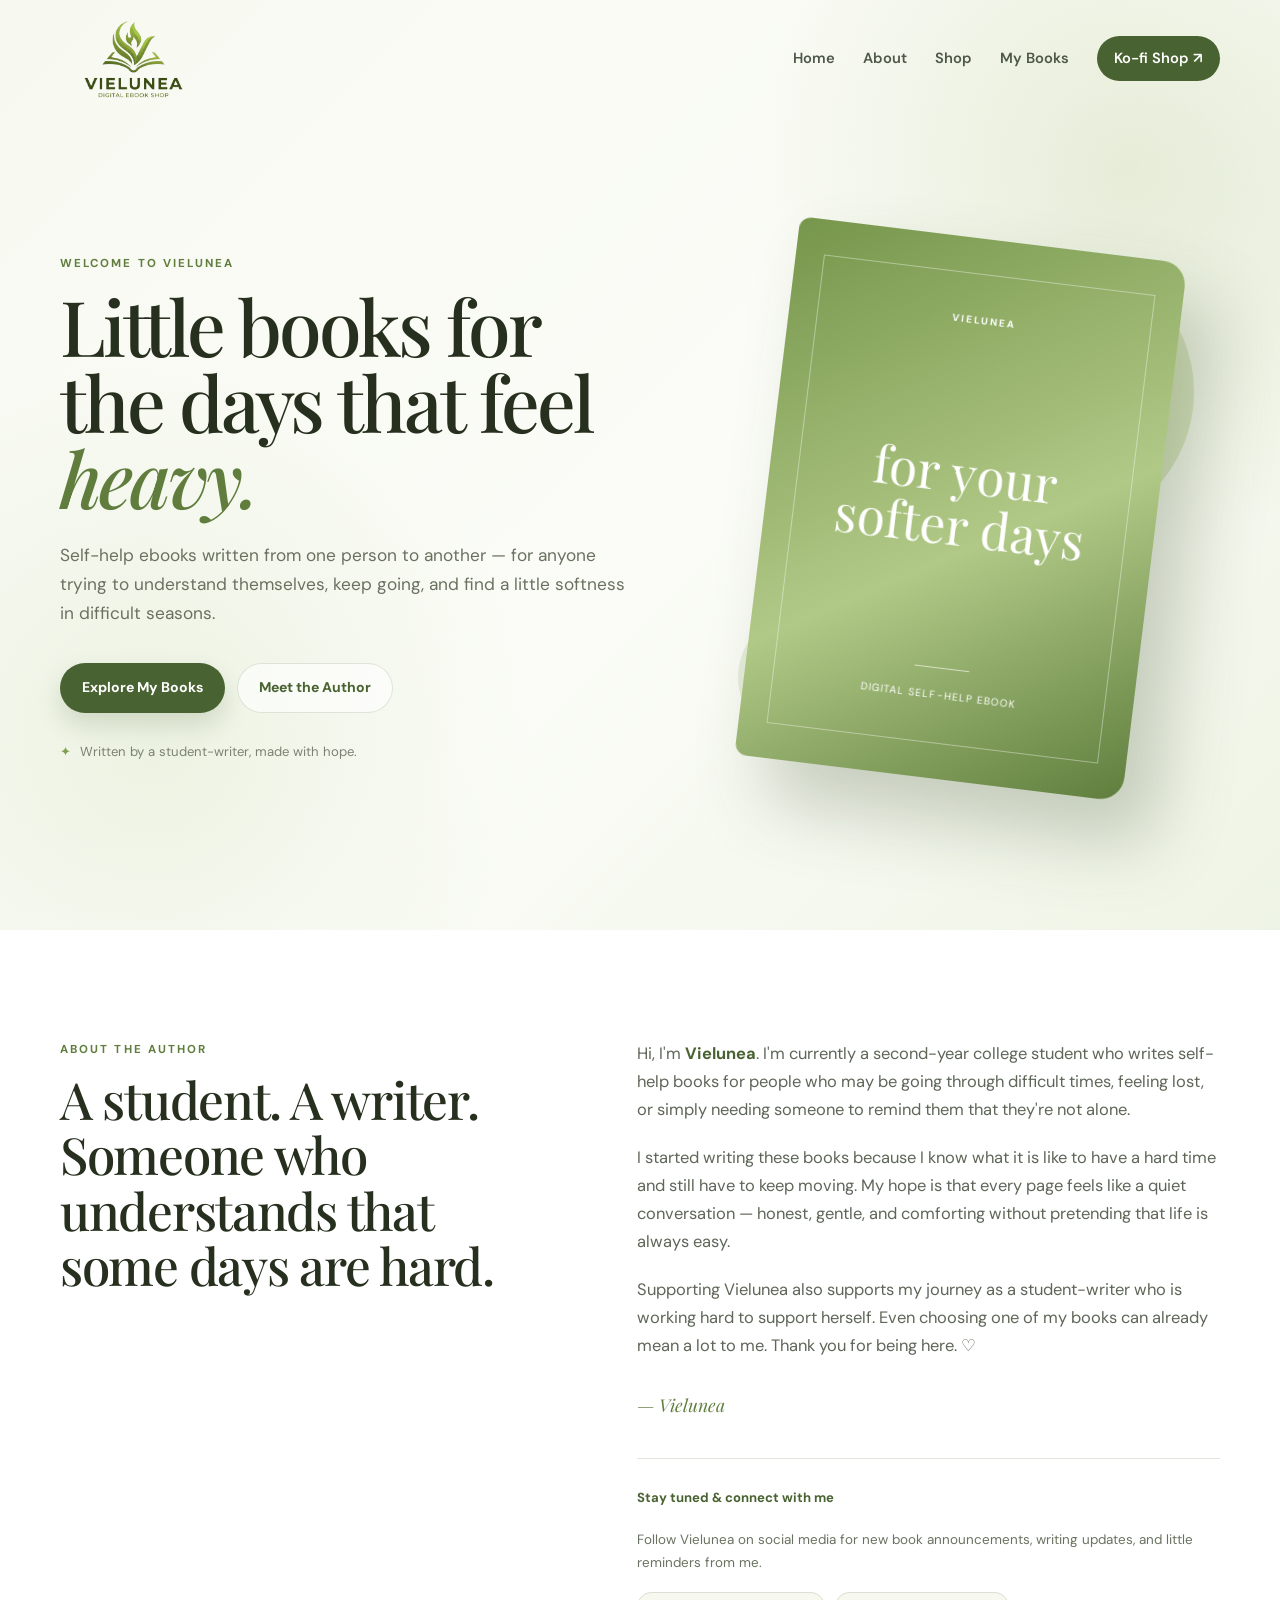
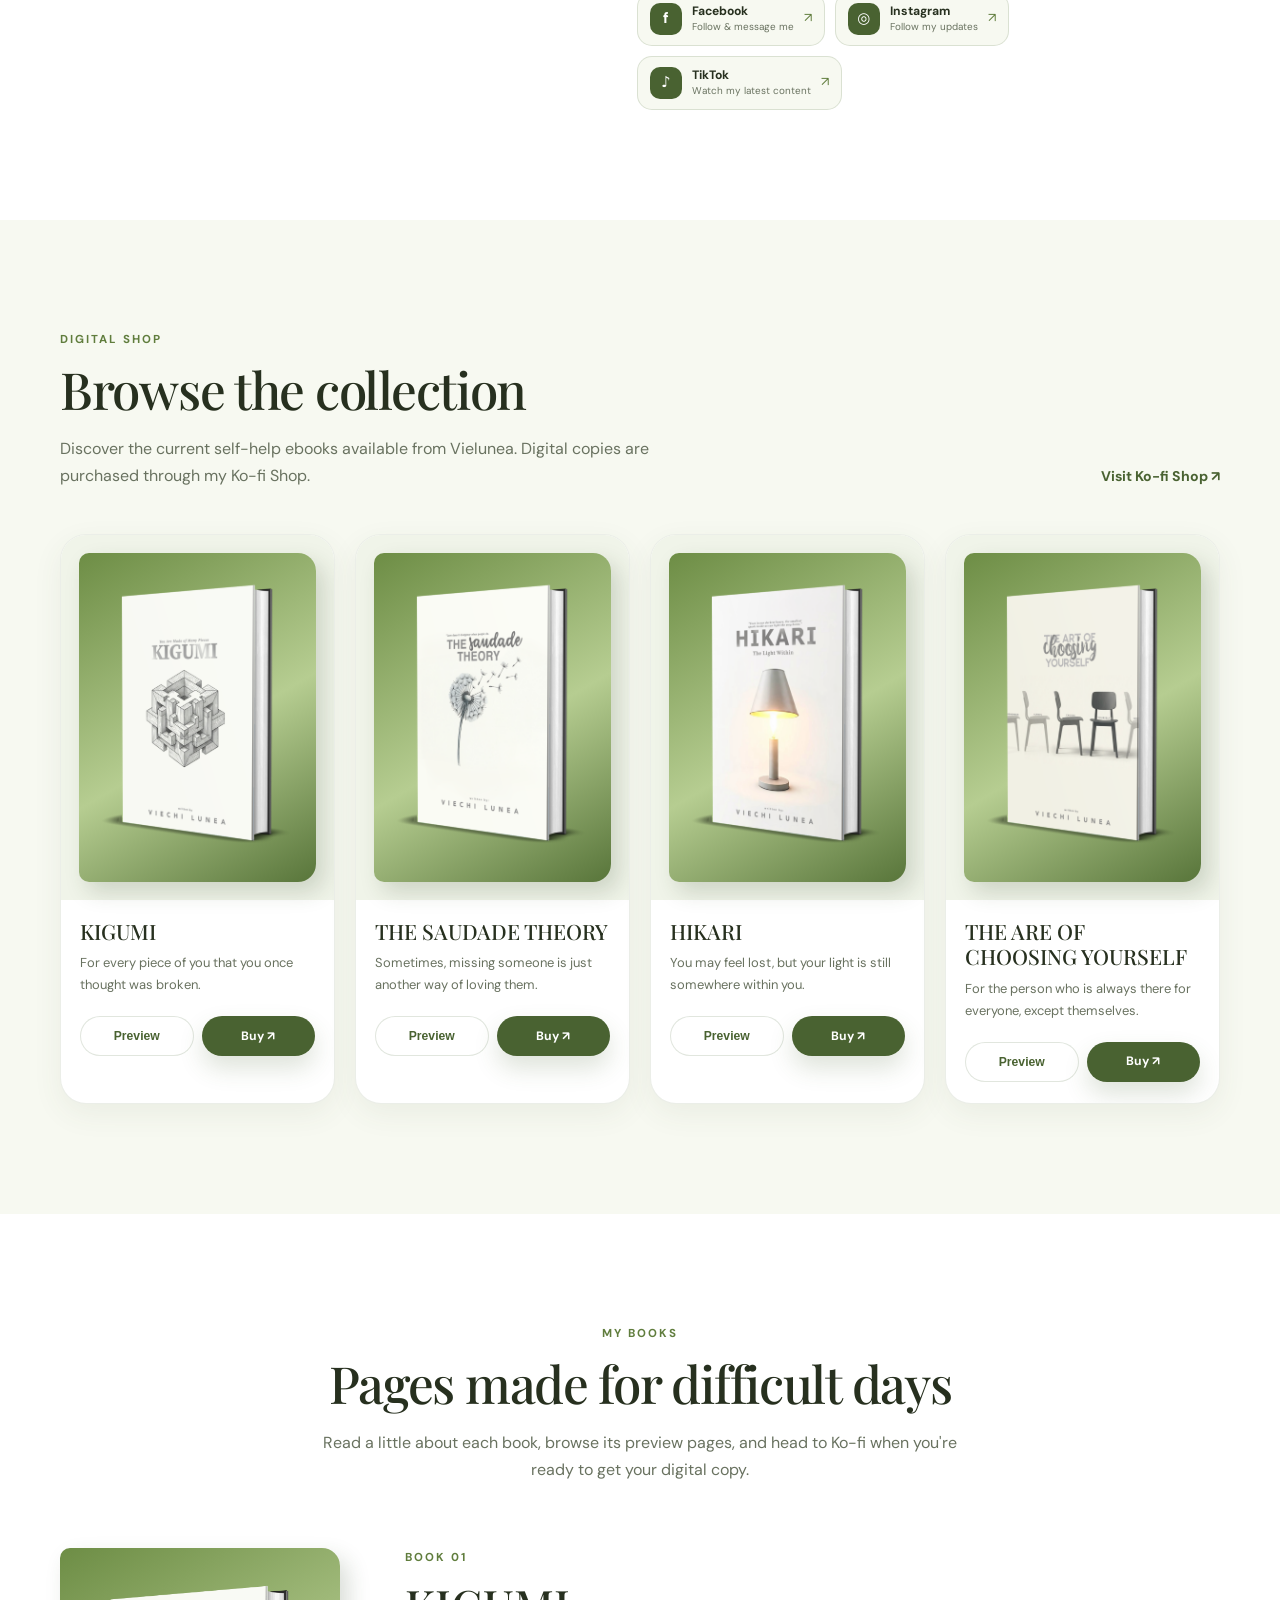
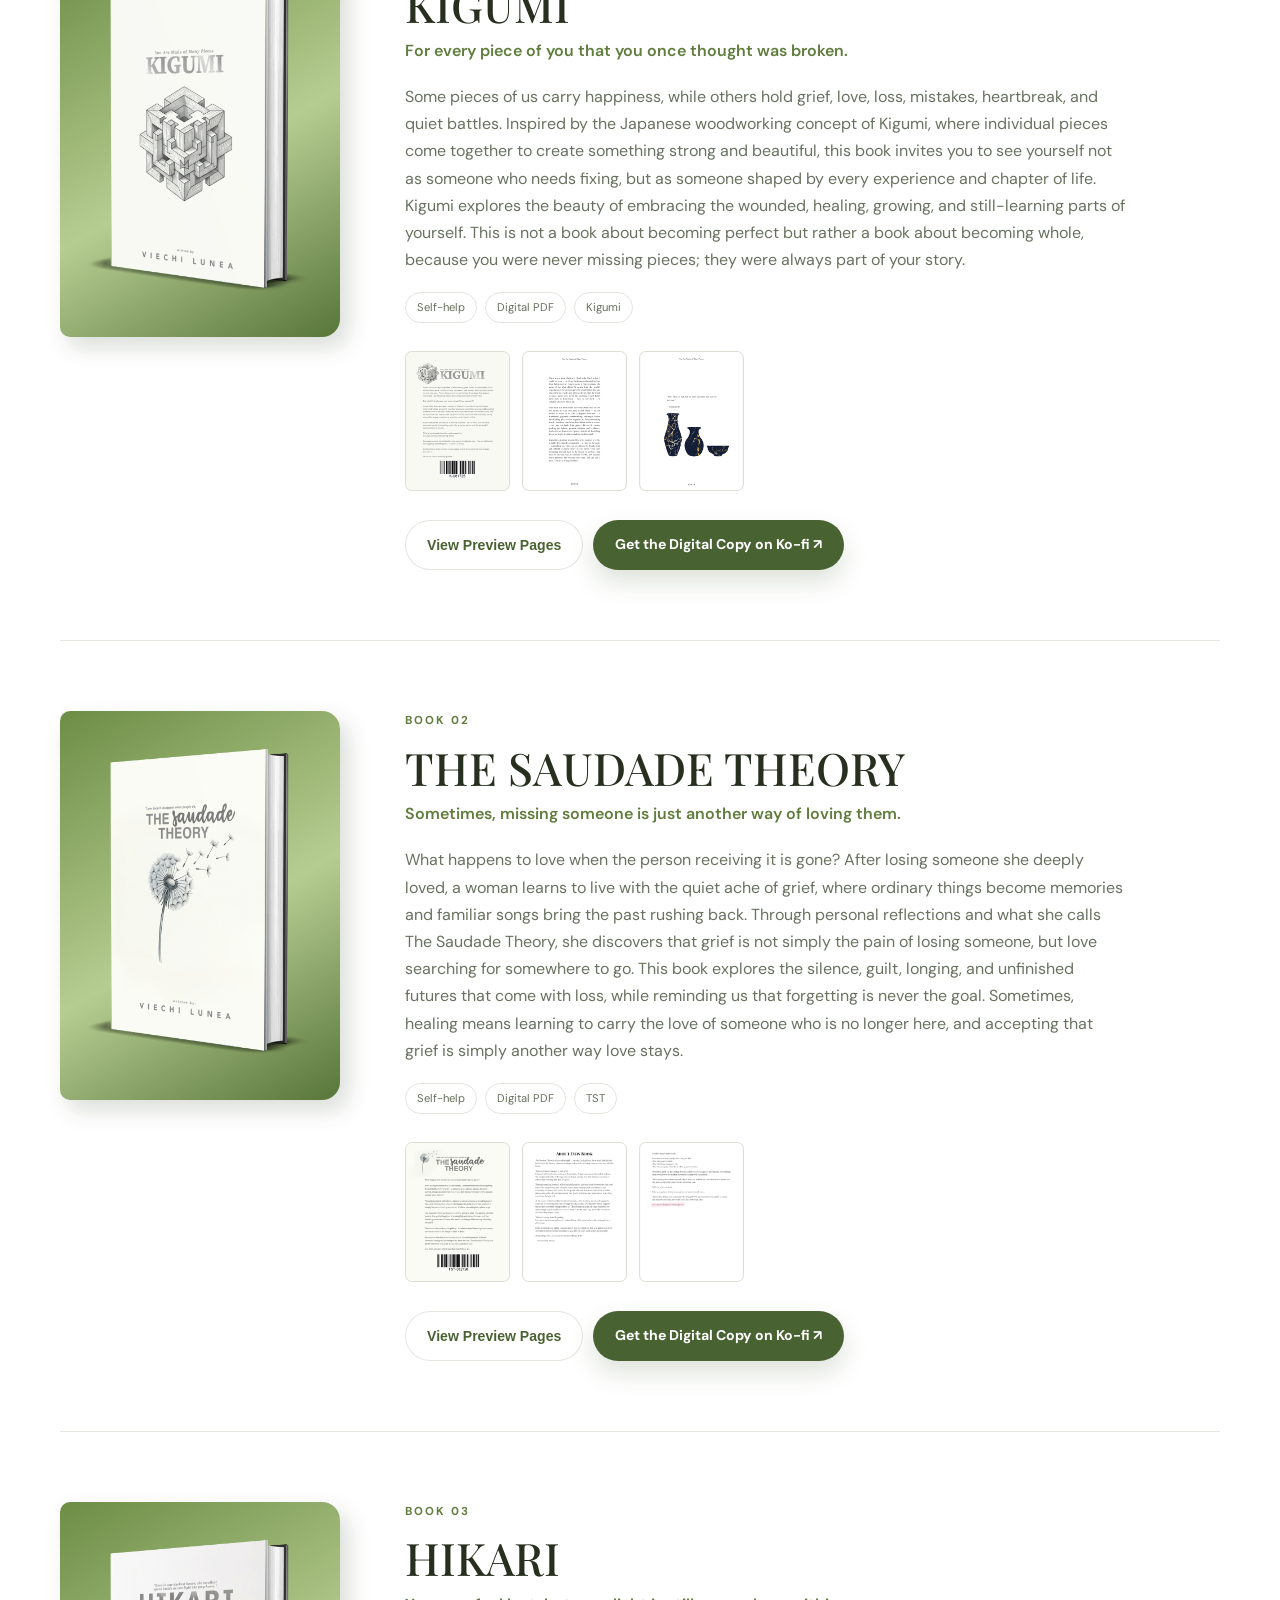
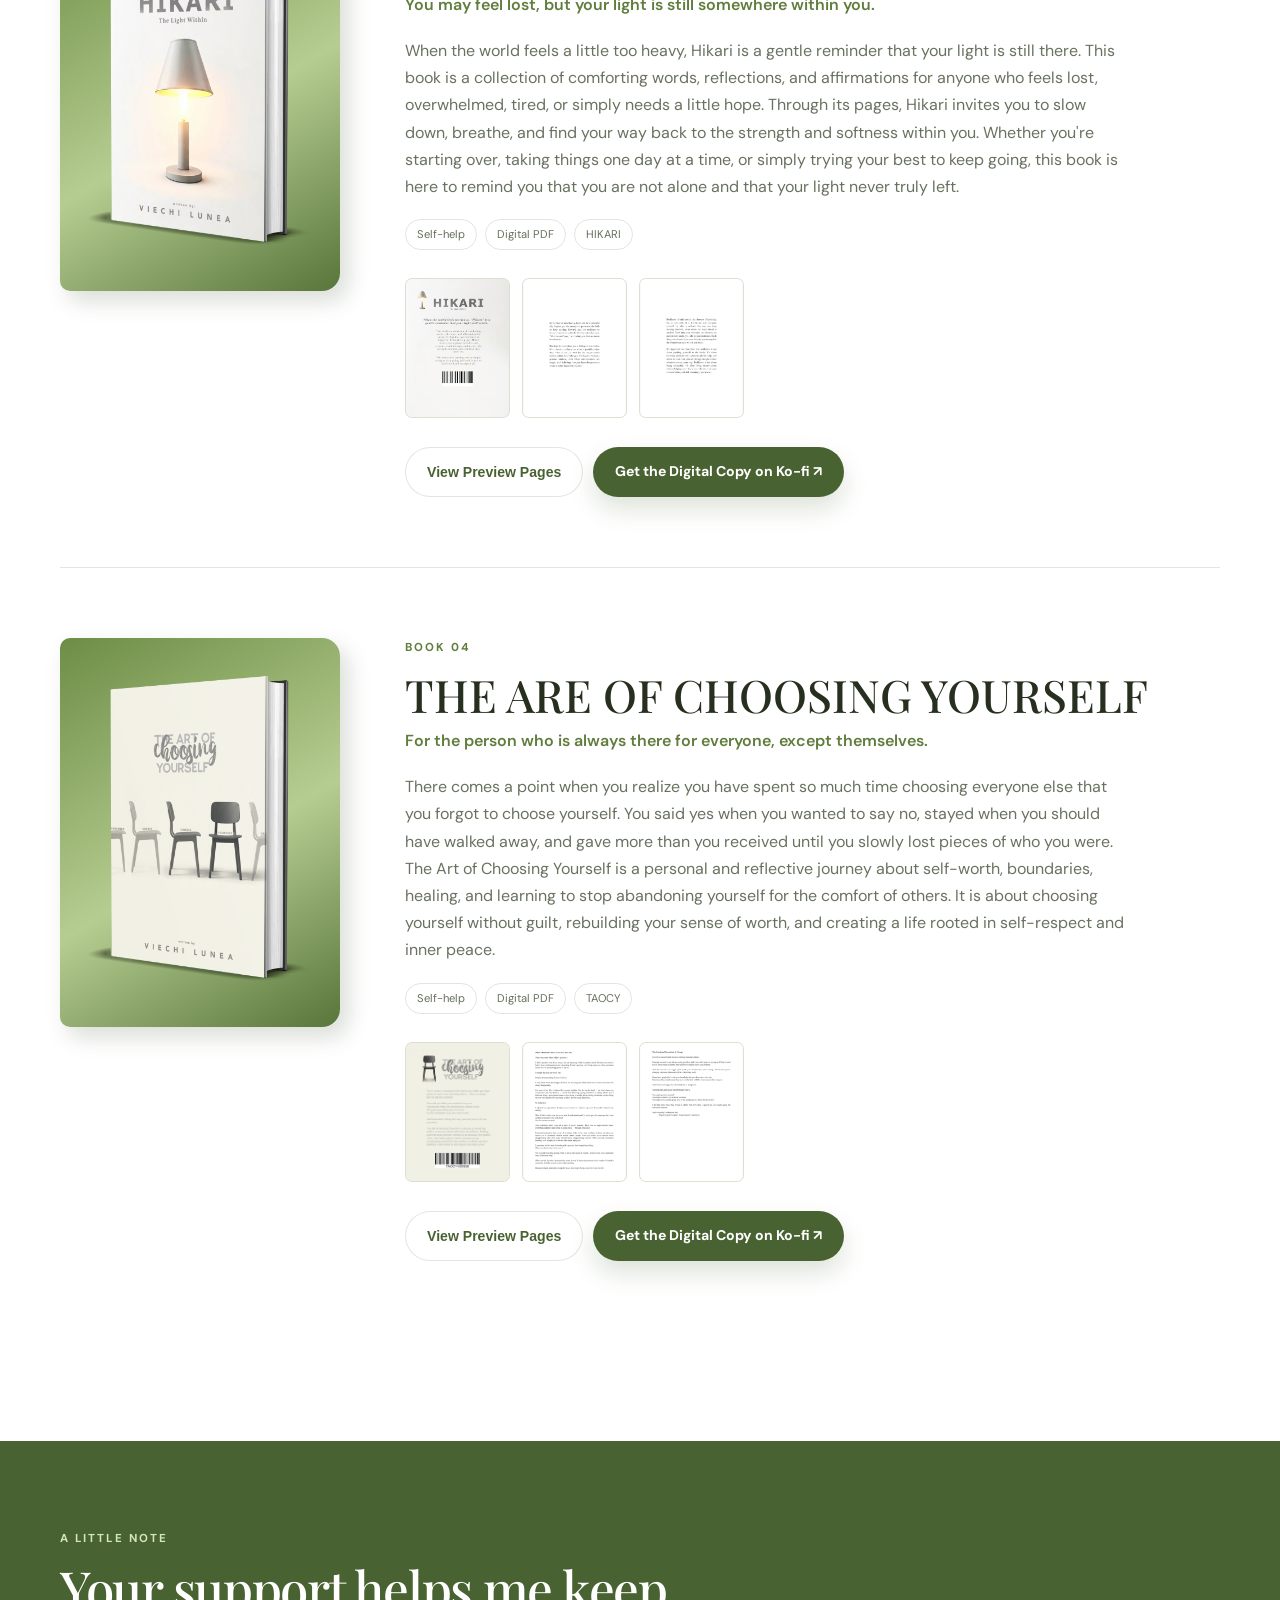
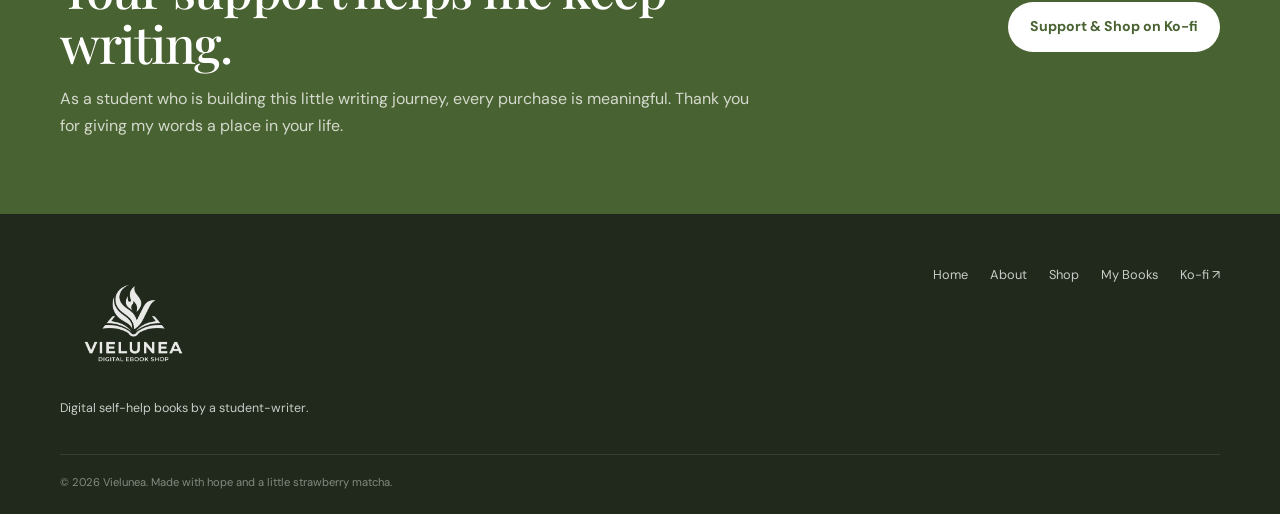
<file: index.html>
<!DOCTYPE html>
<html lang="en">
<head>
    <meta charset="UTF-8">
    <meta name="viewport" content="width=device-width, initial-scale=1.0">
    <meta name="description" content="Vielunea — digital self-help books by a student-writer.">
    <meta name="theme-color" content="#edf3e3">
    <title>Vielunea | Digital Ebook Shop</title>
    <link rel="icon" type="image/png" href="assets/logo.png">
    <link rel="stylesheet" href="style.css">
</head>

<body>
    <header class="site-header" id="home">
        <nav class="navbar container">
            <a class="brand" href="#home" aria-label="Vielunea Home">
                <img src="assets/logo.png" alt="Vielunea Digital Ebook Shop logo">
            </a>

            <button class="menu-toggle" id="menuToggle" aria-label="Open navigation" aria-expanded="false">
                <span></span><span></span><span></span>
            </button>

            <div class="nav-links" id="navLinks">
                <a href="#home">Home</a>
                <a href="#about">About</a>
                <a href="#shop">Shop</a>
                <a href="#my-books">My Books</a>
                <a class="nav-cta" href="https://ko-fi.com/viechilunea/shop" target="_blank" rel="noopener noreferrer">Ko-fi Shop ↗</a>
            </div>
        </nav>

        <div class="hero container">
            <div class="hero-copy">
                <p class="eyebrow">WELCOME TO VIELUNEA</p>
                <h1>Little books for the days that feel <em>heavy.</em></h1>
                <p class="hero-text">
                    Self-help ebooks written from one person to another —
                    for anyone trying to understand themselves, keep going,
                    and find a little softness in difficult seasons.
                </p>

                <div class="hero-actions">
                    <a class="button button-primary" href="#my-books">Explore My Books</a>
                    <a class="button button-ghost" href="#about">Meet the Author</a>
                </div>

                <div class="hero-note">
                    <span class="leaf">✦</span>
                    Written by a student-writer, made with hope.
                </div>
            </div>

            <div class="hero-art" aria-hidden="true">
                <div class="orb orb-one"></div>
                <div class="orb orb-two"></div>
                <div class="hero-card">
                    <div class="mini-book">
                        <span class="mini-label">VIELUNEA</span>
                        <span class="mini-title">for your<br>softer days</span>
                        <span class="mini-line"></span>
                        <span class="mini-author">digital self-help ebook</span>
                    </div>
                </div>
            </div>
        </div>
    </header>

    <main>
        <!-- ABOUT -->
        <section class="section about-section" id="about">
            <div class="container about-grid">
                <div class="section-heading">
                    <p class="eyebrow">ABOUT THE AUTHOR</p>
                    <h2>A student. A writer. Someone who understands that some days are hard.</h2>
                </div>

                <div class="about-copy">
                    <p>
                        Hi, I'm <strong>Vielunea</strong>.
                        I'm currently a second-year college student who writes
                        self-help books for people who may be going through
                        difficult times, feeling lost, or simply needing
                        someone to remind them that they're not alone.
                    </p>

                    <p>
                        I started writing these books because I know what it is
                        like to have a hard time and still have to keep moving.
                        My hope is that every page feels like a quiet conversation —
                        honest, gentle, and comforting without pretending that
                        life is always easy.
                    </p>

                    <p>
                        Supporting Vielunea also supports my journey as a
                        student-writer who is working hard to support herself.
                        Even choosing one of my books can already mean a lot to me.
                        Thank you for being here. ♡
                    </p>

                    <div class="signature">— Vielunea</div>

                    <div class="social-connect">
                        <p class="social-title">Stay tuned & connect with me</p>
                        <p class="social-text">
                            Follow Vielunea on social media for new book announcements,
                            writing updates, and little reminders from me.
                        </p>

                        <div class="social-links">
                            <a class="social-link" href="https://www.facebook.com/share/1BqPq4ExX4/?mibextid=wwXIfr" target="_blank" rel="noopener noreferrer">
                                <span class="social-icon">f</span>
                                <span>
                                    <strong>Facebook</strong>
                                    <small>Follow & message me</small>
                                </span>
                                <span class="social-arrow">↗</span>
                            </a>

                            <a class="social-link" href="https://www.instagram.com/_vielunea?igsh=ZDZnZWVvc3piOWpz&utm_source=qr" target="_blank" rel="noopener noreferrer">
                                <span class="social-icon">◎</span>
                                <span>
                                    <strong>Instagram</strong>
                                    <small>Follow my updates</small>
                                </span>
                                <span class="social-arrow">↗</span>
                            </a>

                            <a class="social-link" href="https://www.tiktok.com/@vielunea20?_r=1&_t=ZS-99KpHWqQW9q" target="_blank" rel="noopener noreferrer">
                                <span class="social-icon">♪</span>
                                <span>
                                    <strong>TikTok</strong>
                                    <small>Watch my latest content</small>
                                </span>
                                <span class="social-arrow">↗</span>
                            </a>
                        </div>
                    </div>
                </div>
            </div>
        </section>

        <!-- SHOP -->
        <section class="section shop-section" id="shop">
            <div class="container">
                <div class="section-top">
                    <div>
                        <p class="eyebrow">DIGITAL SHOP</p>
                        <h2>Browse the collection</h2>
                        <p class="section-intro">
                            Discover the current self-help ebooks available from Vielunea.
                            Digital copies are purchased through my Ko-fi Shop.
                        </p>
                    </div>

                    <a class="text-link" id="mainKofiLink"
                       href="https://ko-fi.com/viechilunea/shop"
                       target="_blank"
                       rel="noopener noreferrer">
                        Visit Ko-fi Shop ↗
                    </a>
                </div>

                <div class="book-grid" id="bookGrid"></div>
            </div>
        </section>

        <!-- MY BOOKS -->
        <section class="section books-section" id="my-books">
            <div class="container">
                <div class="section-heading centered">
                    <p class="eyebrow">MY BOOKS</p>
                    <h2>Pages made for difficult days</h2>
                    <p class="section-intro">
                        Read a little about each book, browse its preview pages,
                        and head to Ko-fi when you're ready to get your digital copy.
                    </p>
                </div>

                <div id="bookDetails"></div>
            </div>
        </section>

        <!-- SUPPORT -->
        <section class="support-section">
            <div class="container support-box">
                <div>
                    <p class="eyebrow">A LITTLE NOTE</p>
                    <h2>Your support helps me keep writing.</h2>
                    <p>
                        As a student who is building this little writing journey,
                        every purchase is meaningful. Thank you for giving my words
                        a place in your life.
                    </p>
                </div>

                <a class="button button-primary" id="supportKofiLink"
                   href="https://ko-fi.com/viechilunea/shop"
                   target="_blank"
                   rel="noopener noreferrer">
                    Support & Shop on Ko-fi
                </a>
            </div>
        </section>
    </main>

    <footer class="footer">
        <div class="container footer-inner">
            <div>
                <img src="assets/logo.png" alt="Vielunea" class="footer-logo">
                <p>Digital self-help books by a student-writer.</p>
            </div>

            <div class="footer-links">
                <a href="#home">Home</a>
                <a href="#about">About</a>
                <a href="#shop">Shop</a>
                <a href="#my-books">My Books</a>
                <a id="footerKofiLink" href="https://ko-fi.com/viechilunea/shop" target="_blank" rel="noopener noreferrer">Ko-fi ↗</a>
            </div>
        </div>

        <div class="container copyright">
            © <span id="year"></span> Vielunea. Made with hope and a little strawberry matcha.
        </div>
    </footer>

    <!-- PREVIEW MODAL -->
    <div class="modal" id="previewModal" aria-hidden="true">
        <div class="modal-backdrop" data-close-modal></div>

        <div class="modal-dialog" role="dialog" aria-modal="true" aria-labelledby="modalTitle">
            <button class="modal-close" id="modalClose" aria-label="Close preview">×</button>

            <div class="modal-header">
                <p class="eyebrow">BOOK PREVIEW</p>
                <h3 id="modalTitle">Book Preview</h3>
                <p id="modalSubtitle"></p>
            </div>

            <div class="preview-viewer">
                <button class="preview-arrow" id="prevPreview" aria-label="Previous preview">‹</button>

                <div class="preview-page" id="previewPage"></div>

                <button class="preview-arrow" id="nextPreview" aria-label="Next preview">›</button>
            </div>

            <div class="preview-controls">
                <span id="previewCounter">1 / 1</span>

                <a class="button button-primary"
                   id="modalBuy"
                   href="https://ko-fi.com/viechilunea/shop"
                   target="_blank"
                   rel="noopener noreferrer">
                    Buy on Ko-fi ↗
                </a>
            </div>
        </div>
    </div>

    <script src="books.js"></script>
    <script src="script.js"></script>
</body>
</html>
</file>
<file: style.css>
@import url('https://fonts.googleapis.com/css2?family=DM+Sans:wght@400;500;600;700&family=Playfair+Display:ital,wght@0,500;0,600;1,500;1,600&display=swap');

:root {
    --matcha-50: #f7f9f1;
    --matcha-100: #edf3e3;
    --matcha-200: #dce8cb;
    --matcha-300: #c8d9ae;
    --matcha-400: #a8bf7d;
    --matcha-500: #7f9f52;
    --matcha-600: #607d3d;
    --matcha-700: #496231;
    --ink: #27301f;
    --muted: #697260;
    --cream: #fffdf8;
    --white: #ffffff;
    --line: rgba(73, 98, 49, 0.16);
    --shadow: 0 22px 55px rgba(61, 82, 40, 0.12);
    --radius: 26px;
}

* {
    box-sizing: border-box;
    margin: 0;
    padding: 0;
}

html {
    scroll-behavior: smooth;
}

body {
    font-family: "DM Sans", system-ui, -apple-system, BlinkMacSystemFont, "Segoe UI", sans-serif;
    background: var(--cream);
    color: var(--ink);
    line-height: 1.7;
}

body.modal-open {
    overflow: hidden;
}

a {
    color: inherit;
    text-decoration: none;
}

button,
a {
    -webkit-tap-highlight-color: transparent;
}

.container {
    width: min(1160px, calc(100% - 40px));
    margin: 0 auto;
}

/* HEADER / HERO */

.site-header {
    min-height: 100vh;
    background:
        radial-gradient(circle at 88% 18%, rgba(168, 191, 125, 0.25), transparent 28%),
        radial-gradient(circle at 12% 80%, rgba(220, 232, 203, 0.45), transparent 28%),
        linear-gradient(135deg, var(--matcha-50), #fbfcf7 55%, #eef4e5);
    position: relative;
    overflow: hidden;
}

.navbar {
    min-height: 88px;
    display: flex;
    align-items: center;
    justify-content: space-between;
    gap: 30px;
}

.brand img {
    display: block;
    width: 145px;
    height: auto;
}

.nav-links {
    display: flex;
    align-items: center;
    gap: 28px;
    font-size: 0.92rem;
    font-weight: 600;
}

.nav-links a {
    color: #4e5848;
    transition: color 0.2s ease, transform 0.2s ease;
}

.nav-links a:hover {
    color: var(--matcha-600);
    transform: translateY(-1px);
}

.nav-links .nav-cta {
    background: var(--matcha-700);
    color: white;
    padding: 10px 17px;
    border-radius: 999px;
}

.nav-links .nav-cta:hover {
    color: white;
    background: var(--matcha-600);
}

.menu-toggle {
    display: none;
    border: 0;
    background: transparent;
    cursor: pointer;
    padding: 8px;
}

.menu-toggle span {
    display: block;
    width: 25px;
    height: 2px;
    background: var(--ink);
    margin: 5px 0;
}

.hero {
    min-height: calc(100vh - 88px);
    display: grid;
    grid-template-columns: 1.05fr 0.95fr;
    align-items: center;
    gap: 70px;
    padding: 60px 0 90px;
}

.eyebrow {
    color: var(--matcha-600);
    letter-spacing: 0.18em;
    font-size: 0.72rem;
    font-weight: 700;
    text-transform: uppercase;
    margin-bottom: 13px;
}

.hero h1 {
    max-width: 720px;
    font-family: "Playfair Display", Georgia, serif;
    font-size: clamp(3.1rem, 6vw, 5.8rem);
    line-height: 0.99;
    letter-spacing: -0.04em;
    font-weight: 500;
}

.hero h1 em {
    color: var(--matcha-600);
    font-weight: 500;
}

.hero-text {
    max-width: 620px;
    margin-top: 26px;
    color: var(--muted);
    font-size: 1.08rem;
}

.hero-actions {
    display: flex;
    flex-wrap: wrap;
    gap: 12px;
    margin-top: 34px;
}

.button {
    display: inline-flex;
    align-items: center;
    justify-content: center;
    min-height: 48px;
    padding: 12px 21px;
    border-radius: 999px;
    border: 1px solid transparent;
    font-size: 0.88rem;
    font-weight: 700;
    cursor: pointer;
    transition: transform 0.2s ease, box-shadow 0.2s ease, background 0.2s ease;
}

.button:hover {
    transform: translateY(-2px);
}

.button-primary {
    background: var(--matcha-700);
    color: white;
    box-shadow: 0 12px 25px rgba(73, 98, 49, 0.18);
}

.button-primary:hover {
    background: var(--matcha-600);
}

.button-ghost {
    background: rgba(255,255,255,0.62);
    border-color: var(--line);
    color: var(--matcha-700);
}

.hero-note {
    margin-top: 28px;
    color: #7a8273;
    font-size: 0.82rem;
    display: flex;
    align-items: center;
    gap: 9px;
}

.leaf {
    color: var(--matcha-500);
}

.hero-art {
    min-height: 570px;
    position: relative;
    display: grid;
    place-items: center;
}

.hero-card {
    width: min(390px, 76%);
    aspect-ratio: 0.72;
    border-radius: 12px 24px 24px 12px;
    background: linear-gradient(150deg, #76964b, #b1c987 56%, #5f7e3d);
    transform: rotate(7deg);
    box-shadow: 35px 40px 70px rgba(57, 76, 39, 0.25);
    position: relative;
    z-index: 2;
}

.mini-book {
    position: absolute;
    inset: 35px 28px;
    border: 1px solid rgba(255,255,255,0.38);
    padding: 38px 25px;
    color: white;
    display: flex;
    flex-direction: column;
    align-items: center;
    text-align: center;
}

.mini-label {
    font-size: 0.62rem;
    letter-spacing: 0.2em;
    font-weight: 700;
}

.mini-title {
    margin-top: auto;
    margin-bottom: auto;
    font-family: "Playfair Display", Georgia, serif;
    font-size: clamp(2rem, 4vw, 3.4rem);
    line-height: 1.04;
}

.mini-line {
    width: 55px;
    height: 1px;
    background: rgba(255,255,255,0.6);
}

.mini-author {
    font-size: 0.65rem;
    letter-spacing: 0.1em;
    text-transform: uppercase;
    margin-top: 18px;
}

.orb {
    position: absolute;
    border-radius: 50%;
}

.orb-one {
    width: 280px;
    height: 280px;
    background: rgba(201, 219, 170, 0.65);
    top: 5%;
    right: 5%;
}

.orb-two {
    width: 130px;
    height: 130px;
    background: rgba(127, 159, 82, 0.16);
    bottom: 9%;
    left: 7%;
}

/* GENERAL SECTIONS */

.section {
    padding: 110px 0;
}

.section-heading h2,
.section-top h2,
.support-box h2 {
    font-family: "Playfair Display", Georgia, serif;
    font-size: clamp(2.35rem, 4vw, 4rem);
    line-height: 1.08;
    letter-spacing: -0.025em;
    font-weight: 500;
}

.section-intro {
    max-width: 650px;
    margin-top: 17px;
    color: var(--muted);
}

.centered {
    text-align: center;
}

.centered .section-intro {
    margin-left: auto;
    margin-right: auto;
}

/* ABOUT */

.about-section {
    background: var(--white);
}

.about-grid {
    display: grid;
    grid-template-columns: 0.9fr 1.1fr;
    gap: 100px;
    align-items: start;
}

.about-copy {
    font-size: 1.03rem;
    color: #5e6658;
}

.about-copy p + p {
    margin-top: 20px;
}

.about-copy strong {
    color: var(--matcha-700);
}

.signature {
    margin-top: 30px;
    font-family: "Playfair Display", Georgia, serif;
    font-style: italic;
    color: var(--matcha-600);
    font-size: 1.1rem;
}

.social-connect {
    margin-top: 38px;
    padding-top: 28px;
    border-top: 1px solid var(--line);
}

.social-title {
    color: var(--matcha-700);
    font-size: 0.82rem;
    font-weight: 700;
}

.social-text {
    font-size: 0.84rem;
    color: var(--muted);
    max-width: 560px;
}

.social-links {
    display: flex;
    flex-wrap: wrap;
    gap: 10px;
    margin-top: 17px;
}

.social-link {
    display: flex;
    align-items: center;
    gap: 10px;
    min-width: 165px;
    padding: 10px 12px;
    background: var(--matcha-50);
    border: 1px solid var(--line);
    border-radius: 15px;
    transition: transform 0.2s ease, background 0.2s ease;
}

.social-link:hover {
    transform: translateY(-3px);
    background: var(--matcha-100);
}

.social-icon {
    width: 32px;
    height: 32px;
    display: grid;
    place-items: center;
    flex-shrink: 0;
    border-radius: 10px;
    background: var(--matcha-700);
    color: white;
    font-weight: 700;
    font-size: 0.95rem;
}

.social-link strong,
.social-link small {
    display: block;
}

.social-link strong {
    color: var(--ink);
    font-size: 0.76rem;
    line-height: 1.2;
}

.social-link small {
    color: var(--muted);
    font-size: 0.62rem;
    line-height: 1.25;
    margin-top: 2px;
}

.social-arrow {
    margin-left: auto;
    color: var(--matcha-600);
    font-size: 0.82rem;
}

/* SHOP */

.shop-section {
    background: var(--matcha-50);
}

.section-top {
    display: flex;
    justify-content: space-between;
    align-items: end;
    gap: 30px;
    margin-bottom: 45px;
}

.text-link {
    color: var(--matcha-700);
    font-weight: 700;
    font-size: 0.88rem;
    white-space: nowrap;
}

.text-link:hover {
    text-decoration: underline;
}

.book-grid {
    display: grid;
    grid-template-columns: repeat(4, 1fr);
    gap: 20px;
}

.book-card {
    background: white;
    border: 1px solid rgba(73, 98, 49, 0.11);
    border-radius: var(--radius);
    overflow: hidden;
    box-shadow: 0 10px 30px rgba(70, 90, 52, 0.07);
    transition: transform 0.25s ease, box-shadow 0.25s ease;
}

.book-card:hover {
    transform: translateY(-7px);
    box-shadow: var(--shadow);
}

.cover-wrap {
    padding: 18px;
    background: #f0f4e9;
}

.book-cover {
    width: 100%;
    aspect-ratio: 0.72;
    border-radius: 10px 18px 18px 10px;
    background: linear-gradient(150deg, #6d8d45, #b6cd91 55%, #58753a);
    color: white;
    position: relative;
    overflow: hidden;
    box-shadow: 8px 10px 22px rgba(47, 64, 33, 0.18);
}

.book-cover.has-image {
    background: #e9efdf;
}

.book-cover-image {
    width: 100%;
    height: 100%;
    display: block;
    object-fit: cover;
}

.book-cover-fallback {
    position: absolute;
    inset: 0;
    padding: 22px;
    display: flex;
    flex-direction: column;
    color: white;
}

.cover-brand {
    font-size: 0.53rem;
    letter-spacing: 0.2em;
    font-weight: 700;
}

.cover-title {
    margin: auto 0;
    font-family: "Playfair Display", Georgia, serif;
    font-size: clamp(1.25rem, 2.2vw, 1.7rem);
    line-height: 1.05;
    max-width: 90%;
}

.cover-subtitle {
    font-size: 0.58rem;
    line-height: 1.4;
    opacity: 0.9;
    max-width: 90%;
}

.cover-author {
    margin-top: 16px;
    padding-top: 12px;
    border-top: 1px solid rgba(255,255,255,0.45);
    font-size: 0.54rem;
    text-transform: uppercase;
    letter-spacing: 0.08em;
}

.book-card-content {
    padding: 19px 19px 21px;
}

.book-card-content h3 {
    font-family: "Playfair Display", Georgia, serif;
    font-size: 1.32rem;
    line-height: 1.2;
    font-weight: 500;
}

.book-card-content p {
    color: var(--muted);
    font-size: 0.81rem;
    margin-top: 8px;
    min-height: 48px;
}

.card-actions {
    display: flex;
    gap: 8px;
    margin-top: 16px;
}

.card-actions .button {
    min-height: 40px;
    padding: 8px 12px;
    font-size: 0.76rem;
    flex: 1;
}

/* MY BOOKS */

.books-section {
    background: var(--white);
}

.book-detail {
    display: grid;
    grid-template-columns: 280px 1fr;
    gap: 65px;
    padding: 70px 0;
    border-bottom: 1px solid var(--line);
}

.book-detail:first-child {
    padding-top: 65px;
}

.book-detail:last-child {
    border-bottom: 0;
}

.detail-cover .book-cover {
    position: sticky;
    top: 30px;
}

.detail-info h3 {
    font-family: "Playfair Display", Georgia, serif;
    font-size: clamp(2rem, 3.5vw, 3.1rem);
    line-height: 1.08;
    font-weight: 500;
}

.detail-subtitle {
    color: var(--matcha-600);
    margin-top: 8px;
    font-weight: 600;
}

.detail-description {
    color: var(--muted);
    max-width: 720px;
    margin-top: 19px;
}

.detail-meta {
    display: flex;
    flex-wrap: wrap;
    gap: 8px;
    margin-top: 19px;
}

.meta-pill {
    border: 1px solid var(--line);
    border-radius: 999px;
    padding: 5px 11px;
    color: #66705d;
    font-size: 0.7rem;
}

.preview-strip {
    display: flex;
    gap: 12px;
    margin-top: 28px;
    overflow-x: auto;
    padding-bottom: 5px;
}

.preview-thumb {
    min-width: 105px;
    height: 140px;
    border: 1px solid var(--line);
    background: var(--matcha-50);
    border-radius: 7px;
    padding: 0;
    cursor: pointer;
    overflow: hidden;
    position: relative;
    transition: transform 0.2s ease, border-color 0.2s ease;
}

.preview-thumb:hover {
    transform: translateY(-3px);
    border-color: var(--matcha-400);
}

.preview-thumb img {
    width: 100%;
    height: 100%;
    display: block;
    object-fit: cover;
}

.preview-thumb-placeholder {
    width: 100%;
    height: 100%;
    padding: 13px 11px;
    display: flex;
    flex-direction: column;
    justify-content: center;
    text-align: left;
    background: linear-gradient(145deg, #fbfcf7, #e7efdc);
}

.preview-thumb-placeholder span {
    display: block;
    font-size: 0.55rem;
    color: var(--matcha-600);
    font-weight: 700;
    text-transform: uppercase;
    letter-spacing: 0.08em;
}

.preview-thumb-placeholder strong {
    display: block;
    margin-top: 20px;
    font-family: "Playfair Display", Georgia, serif;
    font-size: 0.8rem;
    line-height: 1.2;
}

.detail-actions {
    display: flex;
    flex-wrap: wrap;
    gap: 10px;
    margin-top: 24px;
}

/* SUPPORT */

.support-section {
    padding: 75px 0;
    background: var(--matcha-700);
    color: white;
}

.support-box {
    display: flex;
    align-items: center;
    justify-content: space-between;
    gap: 50px;
}

.support-box .eyebrow {
    color: #d6e6bc;
}

.support-box h2 {
    max-width: 620px;
}

.support-box p {
    max-width: 700px;
    margin-top: 13px;
    color: rgba(255,255,255,0.76);
}

.support-box .button-primary {
    background: white;
    color: var(--matcha-700);
    box-shadow: none;
    flex-shrink: 0;
}

.support-box .button-primary:hover {
    background: var(--matcha-50);
}

/* FOOTER */

.footer {
    background: #20291b;
    color: rgba(255,255,255,0.76);
    padding: 50px 0 22px;
}

.footer-inner {
    display: flex;
    justify-content: space-between;
    gap: 30px;
}

.footer-logo {
    width: 145px;
    height: auto;
    filter: brightness(0) invert(1);
    opacity: 0.9;
}

.footer-inner p {
    font-size: 0.78rem;
    margin-top: 8px;
}

.footer-links {
    display: flex;
    flex-wrap: wrap;
    align-content: start;
    gap: 10px 22px;
    font-size: 0.8rem;
}

.footer-links a:hover {
    color: white;
}

.copyright {
    border-top: 1px solid rgba(255,255,255,0.1);
    margin-top: 35px;
    padding-top: 18px;
    font-size: 0.7rem;
    color: rgba(255,255,255,0.45);
}

/* MODAL */

.modal {
    position: fixed;
    inset: 0;
    z-index: 1000;
    display: none;
    place-items: center;
    padding: 20px;
}

.modal.is-open {
    display: grid;
}

.modal-backdrop {
    position: absolute;
    inset: 0;
    background: rgba(27, 34, 22, 0.68);
    backdrop-filter: blur(7px);
}

.modal-dialog {
    position: relative;
    z-index: 2;
    width: min(850px, 100%);
    max-height: min(900px, calc(100vh - 40px));
    overflow: auto;
    background: var(--cream);
    border-radius: 26px;
    padding: 32px;
    box-shadow: 0 30px 90px rgba(0,0,0,0.28);
}

.modal-close {
    position: absolute;
    top: 15px;
    right: 17px;
    width: 40px;
    height: 40px;
    border: 0;
    border-radius: 50%;
    background: var(--matcha-100);
    color: var(--matcha-700);
    font-size: 1.7rem;
    line-height: 1;
    cursor: pointer;
}

.modal-header {
    padding-right: 45px;
}

.modal-header h3 {
    font-family: "Playfair Display", Georgia, serif;
    font-size: 2rem;
    font-weight: 500;
    line-height: 1.1;
}

.modal-header p:last-child {
    color: var(--muted);
    font-size: 0.84rem;
    margin-top: 4px;
}

.preview-viewer {
    margin-top: 25px;
    display: grid;
    grid-template-columns: 42px 1fr 42px;
    gap: 12px;
    align-items: center;
}

.preview-page {
    min-height: 560px;
    background: white;
    border: 1px solid var(--line);
    box-shadow: 0 12px 30px rgba(57, 76, 39, 0.09);
    display: grid;
    place-items: center;
    overflow: hidden;
}

.preview-page img {
    width: 100%;
    height: 100%;
    min-height: 560px;
    display: block;
    object-fit: contain;
    background: white;
}

.preview-page-fallback {
    width: 100%;
    min-height: 560px;
    padding: 45px clamp(25px, 7vw, 65px);
    display: flex;
    flex-direction: column;
    justify-content: center;
    text-align: left;
}

.preview-page-fallback .page-number {
    color: var(--matcha-500);
    font-size: 0.68rem;
    letter-spacing: 0.1em;
    text-transform: uppercase;
    font-weight: 700;
}

.preview-page-fallback h4 {
    font-family: "Playfair Display", Georgia, serif;
    font-size: clamp(1.7rem, 4vw, 2.6rem);
    line-height: 1.08;
    font-weight: 500;
    margin: 13px 0 18px;
}

.preview-page-fallback p {
    color: #697260;
    font-size: 0.9rem;
}

.preview-page-fallback .page-rule {
    width: 50px;
    height: 2px;
    background: var(--matcha-400);
    margin-bottom: 10px;
}

.preview-arrow {
    width: 42px;
    height: 42px;
    border: 1px solid var(--line);
    border-radius: 50%;
    background: white;
    color: var(--matcha-700);
    font-size: 1.6rem;
    cursor: pointer;
}

.preview-arrow:hover {
    background: var(--matcha-100);
}

.preview-controls {
    display: flex;
    align-items: center;
    justify-content: space-between;
    gap: 15px;
    margin-top: 18px;
}

#previewCounter {
    font-size: 0.75rem;
    color: var(--muted);
}

/* RESPONSIVE */

@media (max-width: 1000px) {
    .book-grid {
        grid-template-columns: repeat(2, 1fr);
    }

    .hero {
        grid-template-columns: 1fr 0.8fr;
        gap: 30px;
    }

    .hero-art {
        min-height: 460px;
    }

    .about-grid {
        gap: 55px;
    }

    .book-detail {
        grid-template-columns: 220px 1fr;
        gap: 40px;
    }
}

@media (max-width: 760px) {
    .container {
        width: min(100% - 30px, 600px);
    }

    .navbar {
        min-height: 75px;
    }

    .brand img {
        width: 125px;
    }

    .menu-toggle {
        display: block;
        position: relative;
        z-index: 20;
    }

    .nav-links {
        position: absolute;
        top: 68px;
        left: 15px;
        right: 15px;
        display: none;
        flex-direction: column;
        align-items: stretch;
        gap: 0;
        padding: 10px;
        background: rgba(255,255,255,0.97);
        border: 1px solid var(--line);
        border-radius: 20px;
        box-shadow: var(--shadow);
        z-index: 15;
    }

    .nav-links.is-open {
        display: flex;
    }

    .nav-links a {
        padding: 12px 14px;
    }

    .nav-links .nav-cta {
        text-align: center;
        margin-top: 4px;
    }

    .hero {
        min-height: auto;
        grid-template-columns: 1fr;
        padding: 65px 0 80px;
    }

    .hero h1 {
        font-size: clamp(3rem, 13vw, 4.6rem);
    }

    .hero-art {
        min-height: 420px;
        order: -1;
    }

    .hero-card {
        width: min(280px, 68%);
    }

    .section {
        padding: 80px 0;
    }

    .about-grid {
        grid-template-columns: 1fr;
        gap: 35px;
    }

    .section-top {
        align-items: start;
        flex-direction: column;
        margin-bottom: 30px;
    }

    .book-grid {
        grid-template-columns: repeat(2, 1fr);
        gap: 13px;
    }

    .cover-wrap {
        padding: 12px;
    }

    .book-card-content {
        padding: 14px;
    }

    .book-card-content p {
        min-height: 0;
    }

    .card-actions {
        flex-direction: column;
    }

    .book-detail {
        grid-template-columns: 1fr;
        gap: 35px;
        padding: 50px 0;
    }

    .detail-cover {
        max-width: 260px;
    }

    .detail-cover .book-cover {
        position: static;
    }

    .support-box,
    .footer-inner {
        flex-direction: column;
        align-items: flex-start;
    }

    .support-box {
        gap: 28px;
    }

    .modal-dialog {
        padding: 23px 17px;
        border-radius: 20px;
    }

    .preview-viewer {
        grid-template-columns: 30px 1fr 30px;
        gap: 6px;
    }

    .preview-page,
    .preview-page img,
    .preview-page-fallback {
        min-height: 430px;
    }

    .preview-arrow {
        width: 30px;
        height: 30px;
        font-size: 1.2rem;
    }
}

@media (max-width: 420px) {
    .book-grid {
        grid-template-columns: 1fr;
    }

    .book-card {
        display: grid;
        grid-template-columns: 130px 1fr;
    }

    .cover-wrap {
        padding: 10px;
    }

    .book-card-content {
        display: flex;
        flex-direction: column;
        justify-content: center;
    }

    .book-card-content h3 {
        font-size: 1.12rem;
    }
}
</file>
